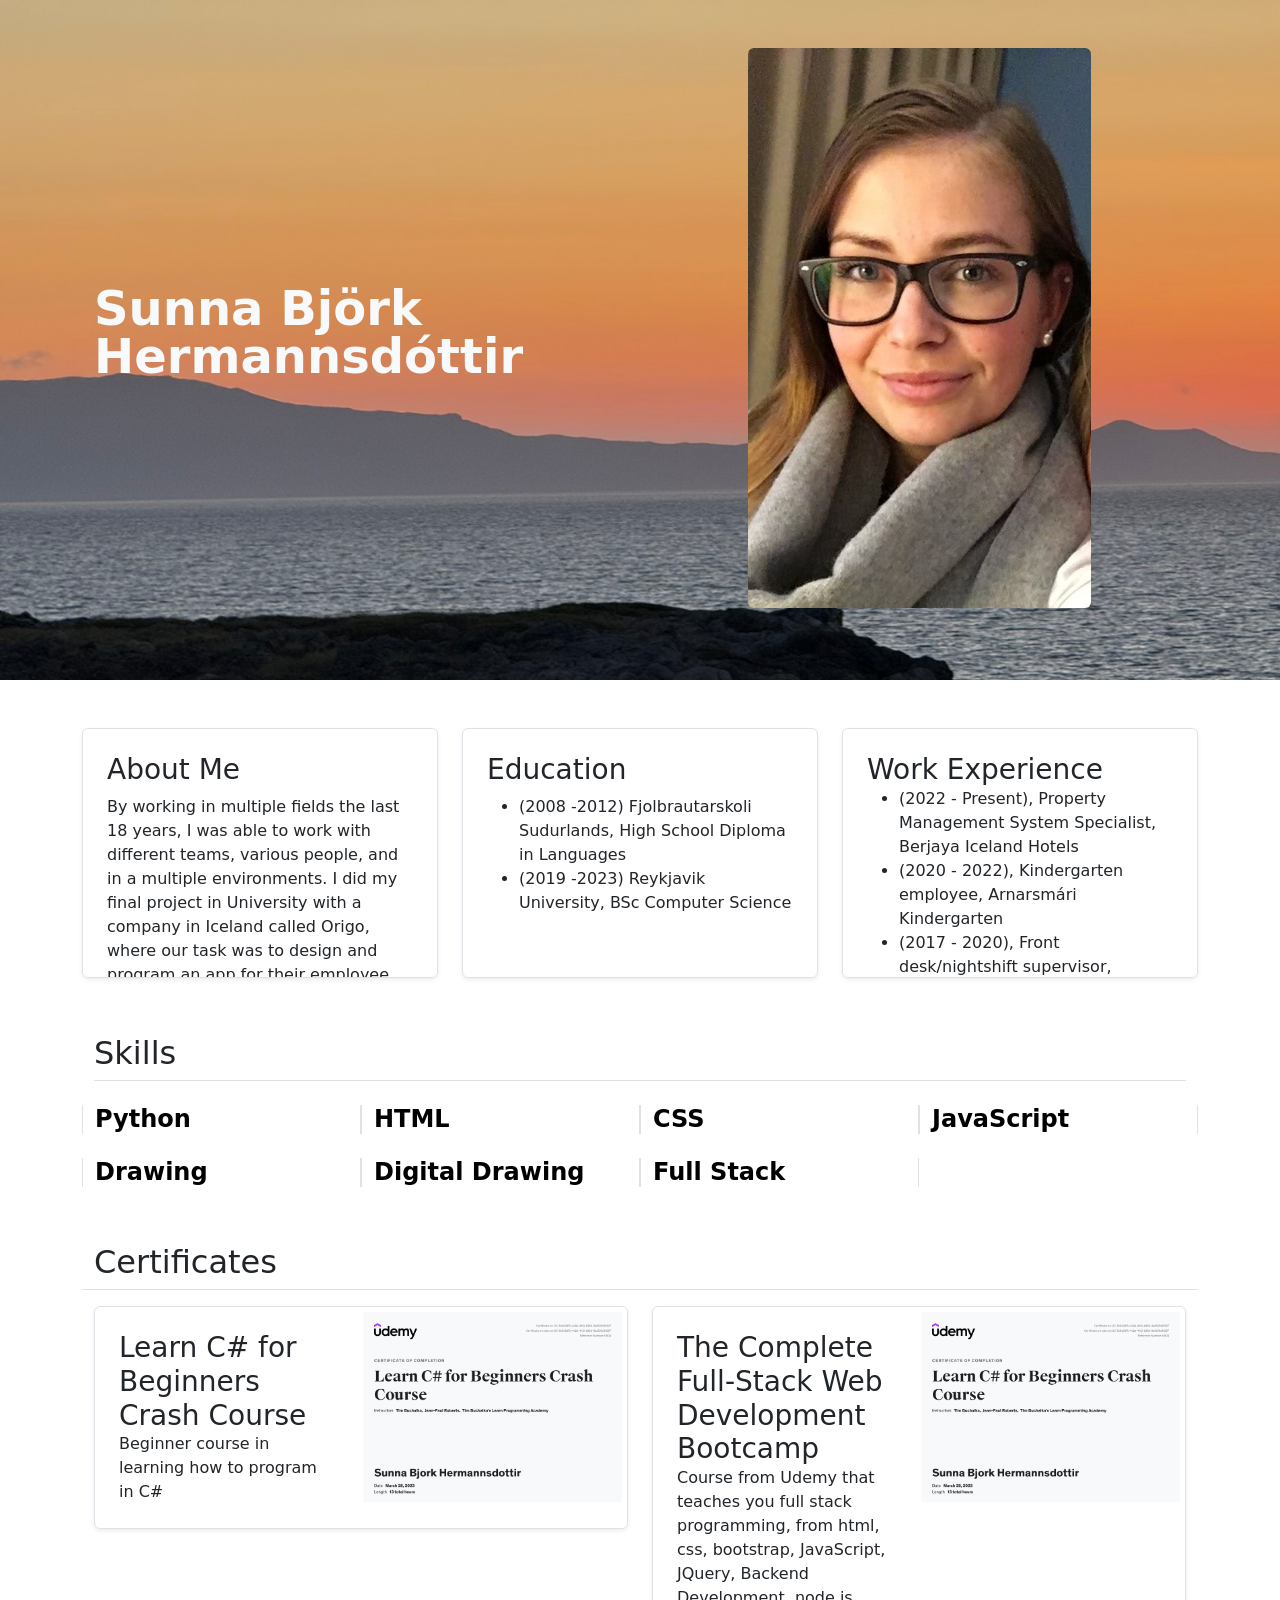
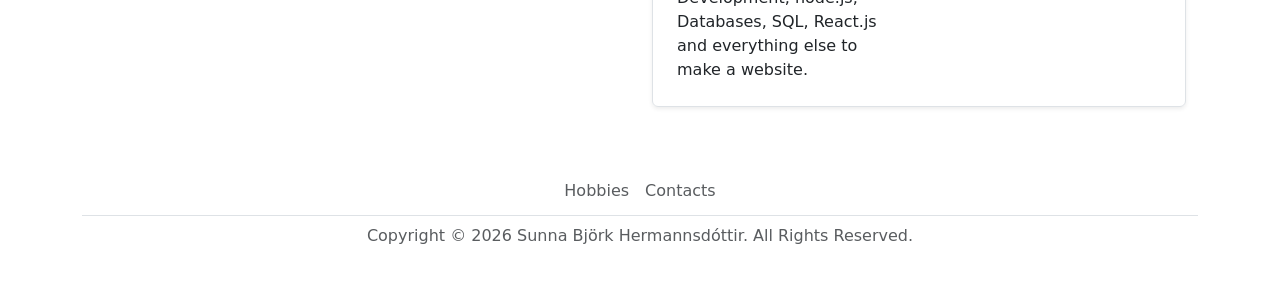
<file: index.html>
<!doctype html>
<html lang="en">

<head>
    <meta charset="UTF-8" />
    <title>My Resume</title>
    <link href="https://cdn.jsdelivr.net/npm/bootstrap@5.3.8/dist/css/bootstrap.min.css" rel="stylesheet"
        integrity="sha384-sRIl4kxILFvY47J16cr9ZwB07vP4J8+LH7qKQnuqkuIAvNWLzeN8tE5YBujZqJLB" crossorigin="anonymous">
    <link href="./stylesheet.css" rel="stylesheet">
</head>

<body>
    <section id="title" class="gradient-background">
        <div class="container col-xxl-8 px-4">
            <div class="row flex-lg-row-reverse align-items-center justify-content-center py-5">
                <div class="col-10 col-sm-8 col-lg-6">
                    <img src="./assets/images/ProfilePic.jpg" class="d-block mx-lg-auto img-fluid rounded mb-4"
                        alt="Profile Picture" height="50" loading="lazy">
                </div>
                <div class="col-lg-6">
                    <h1 class="display-5 fw-bold text-light lh-1 mb-3">Sunna Björk Hermannsdóttir</h1>
                </div>
            </div>
        </div>
    </section>

    <section id="information">
        <div class="container mt-5">
            <div class="row mb-2">
                <div class="col-md-4">
                    <div class="row g-0 border rounded overflow-hidden flex-md-row mb-4 shadow-sm h-md-250 position-relative"
                        style="height: 250px;">
                        <div class="col p-4 d-flex flex-column position-static">
                            <h3 class="mb-0">About Me</h3>
                            <p class="card-text mb-auto mt-2">By working in multiple fields the last 18 years, I was
                                able to work with different teams, various people, and in a multiple environments. I did
                                my
                                final project in University with a company in Iceland called Origo, where
                                our task was to design and program an app for their employee website.</p>
                        </div>
                    </div>
                </div>
                <div class="col-md-4">
                    <div class="row g-0 border rounded overflow-hidden flex-md-row mb-4 shadow-sm h-md-250 position-relative"
                        style="height: 250px;">
                        <div class="col p-4 d-flex flex-column position-static">
                            <h3 class="mb-0">Education</h3>
                            <ul class="mt-2">
                                <li>
                                    (2008 -2012) Fjolbrautarskoli Sudurlands, High School Diploma in Languages
                                </li>
                                <li>
                                    (2019 -2023) Reykjavik University, BSc Computer Science
                                </li>
                            </ul>
                        </div>
                    </div>
                </div>
                <div class="col-md-4">
                    <div class="row g-0 border rounded overflow-hidden flex-md-row mb-4 shadow-sm h-md-250 position-relative"
                        style="height: 250px;">
                        <div class="col p-4 d-flex flex-column position-static">
                            <h3 class="mb-0">Work Experience</h3>
                            <ul>
                                <li>
                                    (2022 - Present), Property Management System Specialist, Berjaya Iceland Hotels
                                </li>
                                <li>
                                    (2020 - 2022), Kindergarten employee, Arnarsmári Kindergarten
                                </li>
                                <li>
                                    (2017 - 2020), Front desk/nightshift supervisor, Icelandair hotels
                                </li>
                            </ul>
                        </div>
                    </div>
                </div>
            </div>
        </div>
    </section>

    <section id="skills">
        <div class="container px-4 py-4" id="icon-grid">
            <h2 class="pb-2 border-bottom">Skills</h2>
            <div class="row row-cols-1 row-cols-sm-2 row-cols-md-3 row-cols-lg-4 g-4 py-3">
                <div class="col d-flex align-items-start border-end border-start">
                    <div>
                        <h3 class="fw-bold mb-0 fs-4 text-body-emphasis">Python</h3>
                    </div>
                </div>
                <div class="col d-flex align-items-start border-end border-start">
                    <div>
                        <h3 class="fw-bold mb-0 fs-4 text-body-emphasis">HTML</h3>
                    </div>
                </div>
                <div class="col d-flex align-items-start border-end border-start">
                    <div>
                        <h3 class="fw-bold mb-0 fs-4 text-body-emphasis">CSS</h3>
                    </div>
                </div>
                <div class="col d-flex align-items-start border-end border-start">
                    <div>
                        <h3 class="fw-bold mb-0 fs-4 text-body-emphasis">JavaScript</h3>
                    </div>
                </div>
                <div class="col d-flex align-items-start border-end border-start">
                    <div>
                        <h3 class="fw-bold mb-0 fs-4 text-body-emphasis">Drawing</h3>
                    </div>
                </div>
                <div class="col d-flex align-items-start border-end border-start">
                    <div>
                        <h3 class="fw-bold mb-0 fs-4 text-body-emphasis">Digital Drawing</h3>
                    </div>
                </div>
                <div class="col d-flex align-items-start border-end border-start">
                    <div>
                        <h3 class="fw-bold mb-0 fs-4 text-body-emphasis">Full Stack</h3>
                    </div>
                </div>
            </div>
        </div>
    </section>

    <section id="certificates">
        <div class="container px-4">
            <div class="row mt-2">
                <h2 class="pb-2 mt-2 border-bottom">Certificates</h2>
                <div class="col-md-6 mt-2">
                    <div
                        class="row g-0 border rounded overflow-hidden flex-md-row mb-4 shadow-sm h-md-250 position-relative">
                        <div class="col p-4 d-flex flex-column position-static">
                            <h3 class="mb-0">Learn C# for Beginners Crash Course</h3>
                            <p class="card-text mb-auto">Beginner course in learning how to program in C#</p>
                        </div>
                        <div class="col-auto d-lg-block">
                            <img src="./assets/images/C_CourseUdemy.png" alt="C Sharp Certificate" height="200">
                        </div>
                    </div>
                </div>
                <div class="col-md-6 mt-2">
                    <div
                        class="row g-0 border rounded overflow-hidden flex-md-row mb-4 shadow-sm h-md-250 position-relative">
                        <div class="col p-4 d-flex flex-column position-static">
                            <h3 class="mb-0">The Complete Full-Stack Web Development Bootcamp</h3>
                            <p class="mb-auto">Course from Udemy that teaches you full stack programming, from html,
                                css, bootstrap,
                                JavaScript, JQuery, Backend Development, node.js, Databases, SQL, React.js and
                                everything else to make a website.
                            </p>
                        </div>
                        <!-- Replace picture with course certificate!!-->
                        <div class="col-auto d-lg-block">
                            <img src="./assets/images/C_CourseUdemy.png" alt="C Sharp Certificate" height="200">
                        </div>
                    </div>
                </div>
            </div>
        </div>
        </div>
    </section>

    <section id="footer">
        <div class="container">
            <footer class="py-3 my-4">
                <ul class="nav justify-content-center border-bottom pb-1 mb-2">
                    <li class="nav-item"><a href="./public/hobbies.html"
                            class="nav-link px-2 text-body-secondary">Hobbies</a></li>
                    <li class="nav-item"><a href="./public/contacts.html"
                            class="nav-link px-2 text-body-secondary">Contacts</a></li>
                </ul>
                <p class="text-center text-body-secondary">Copyright © 2026 Sunna Björk Hermannsdóttir. All Rights
                    Reserved.</p>
            </footer>
        </div>
    </section>

    <script src="https://cdn.jsdelivr.net/npm/bootstrap@5.3.8/dist/js/bootstrap.bundle.min.js"
        integrity="sha384-FKyoEForCGlyvwx9Hj09JcYn3nv7wiPVlz7YYwJrWVcXK/BmnVDxM+D2scQbITxI" crossorigin="anonymous">
        </script>
</body>

</html>
</file>
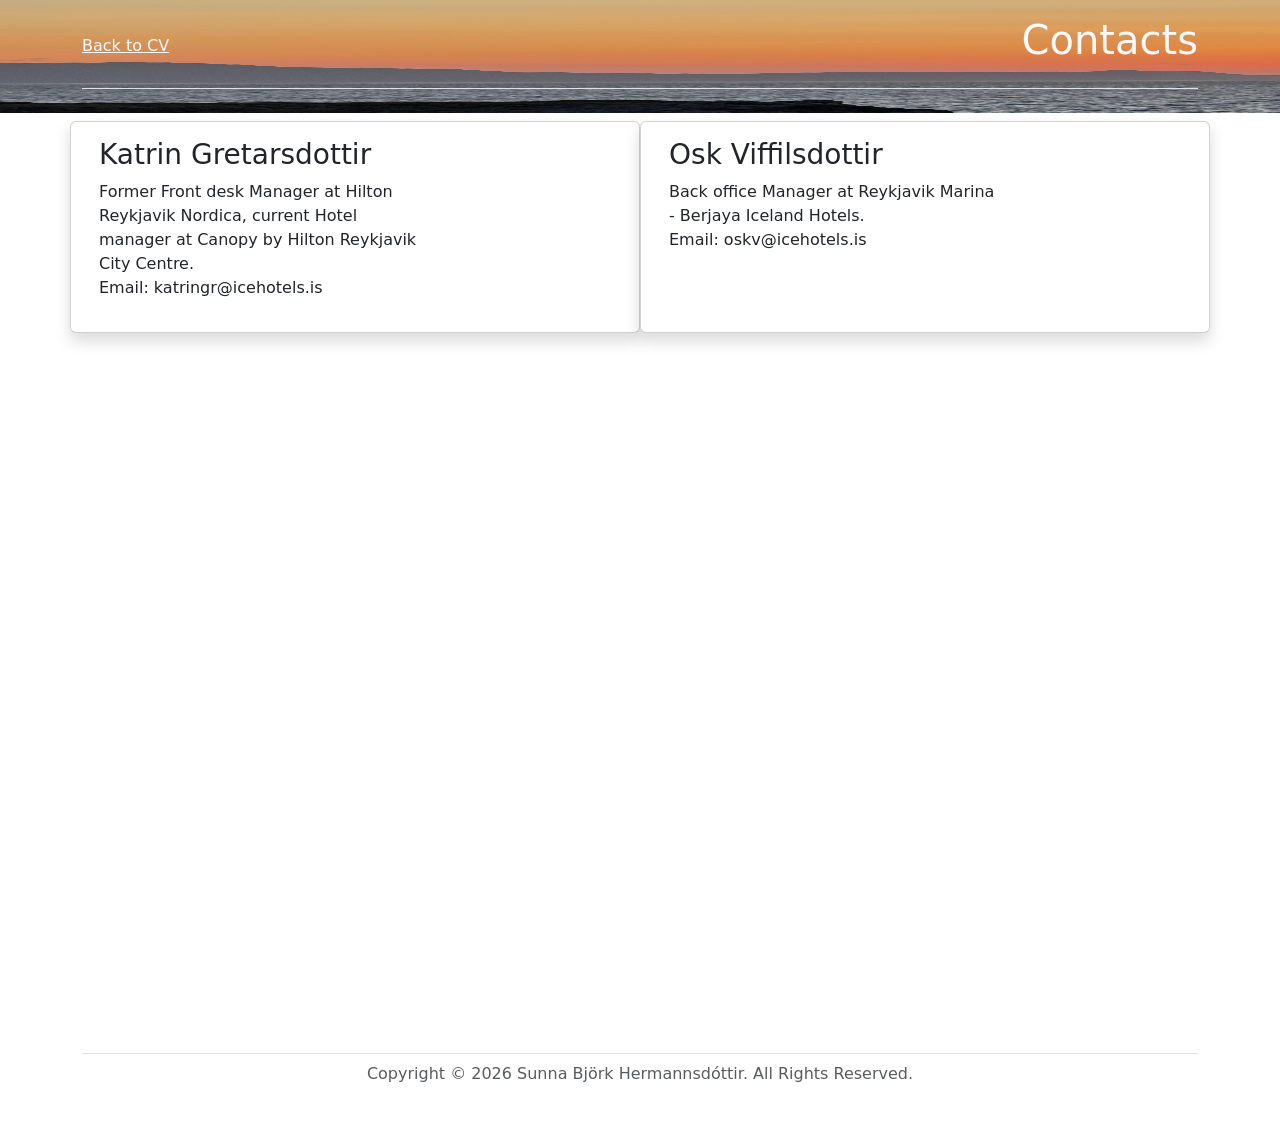
<file: public/contacts.html>
<!DOCTYPE html>
<html lang="en">

<head>
    <meta charset="UTF-8">
    <title>Contacts</title>
    <link href="https://cdn.jsdelivr.net/npm/bootstrap@5.3.8/dist/css/bootstrap.min.css" rel="stylesheet"
        integrity="sha384-sRIl4kxILFvY47J16cr9ZwB07vP4J8+LH7qKQnuqkuIAvNWLzeN8tE5YBujZqJLB" crossorigin="anonymous">
    <link href="../stylesheet.css" rel="stylesheet">
</head>

<body class="d-flex flex-column h-100">
    <section id="header" class="gradient-background flex-shrink-0">
        <div class="container">
            <header class="d-flex flex-wrap justify-content-center align-items-center py-3 mb-4 border-bottom">
                <div class="col-6 pt-1">
                    <a class="link-light" href="../index.html">Back to CV</a>
                </div>
                <div class="col-6 text-end text-light">
                    <h1>Contacts</h1>
                </div>
            </header>
        </div>
    </section>

    <section id="contacts" class="flex-shrink-0" style="height:100vh;">
        <div class="container mt-2">
            <div class="row mb-2 row-cols-md-2">
                <div class="card shadow mb-2 ml-2">
                    <div class="col-md-8">
                        <div class="card-body">
                            <h3 class="mb-0">Katrin Gretarsdottir</h3>
                            <p class="mt-2">Former Front desk Manager at Hilton Reykjavik Nordica, current
                                Hotel manager at Canopy by Hilton Reykjavik City Centre. <br>
                                Email: katringr@icehotels.is</p>
                        </div>
                    </div>
                </div>
                <div class="card shadow mb-2 ml-5">
                    <div class="col-md-8 ">
                        <div class="card-body">
                            <h3 class="mb-0">Osk Viffilsdottir</h3>
                            <p class="mt-2">Back office Manager at Reykjavik Marina - Berjaya Iceland Hotels. <br>
                                Email: oskv@icehotels.is</p>
                        </div>
                    </div>
                </div>
            </div>
        </div>
    </section>

    <section id="footer">
        <div class="container">
            <footer class="py-3 my-4">
                <p class="text-center text-body-secondary border-top pt-2">Copyright © 2026 Sunna Björk Hermannsdóttir.
                    All Rights
                    Reserved.</p>
            </footer>
        </div>
    </section>

    <script src="https://cdn.jsdelivr.net/npm/bootstrap@5.3.8/dist/js/bootstrap.bundle.min.js"
        integrity="sha384-FKyoEForCGlyvwx9Hj09JcYn3nv7wiPVlz7YYwJrWVcXK/BmnVDxM+D2scQbITxI"
        crossorigin="anonymous"></script>
</body>

</html>
</file>
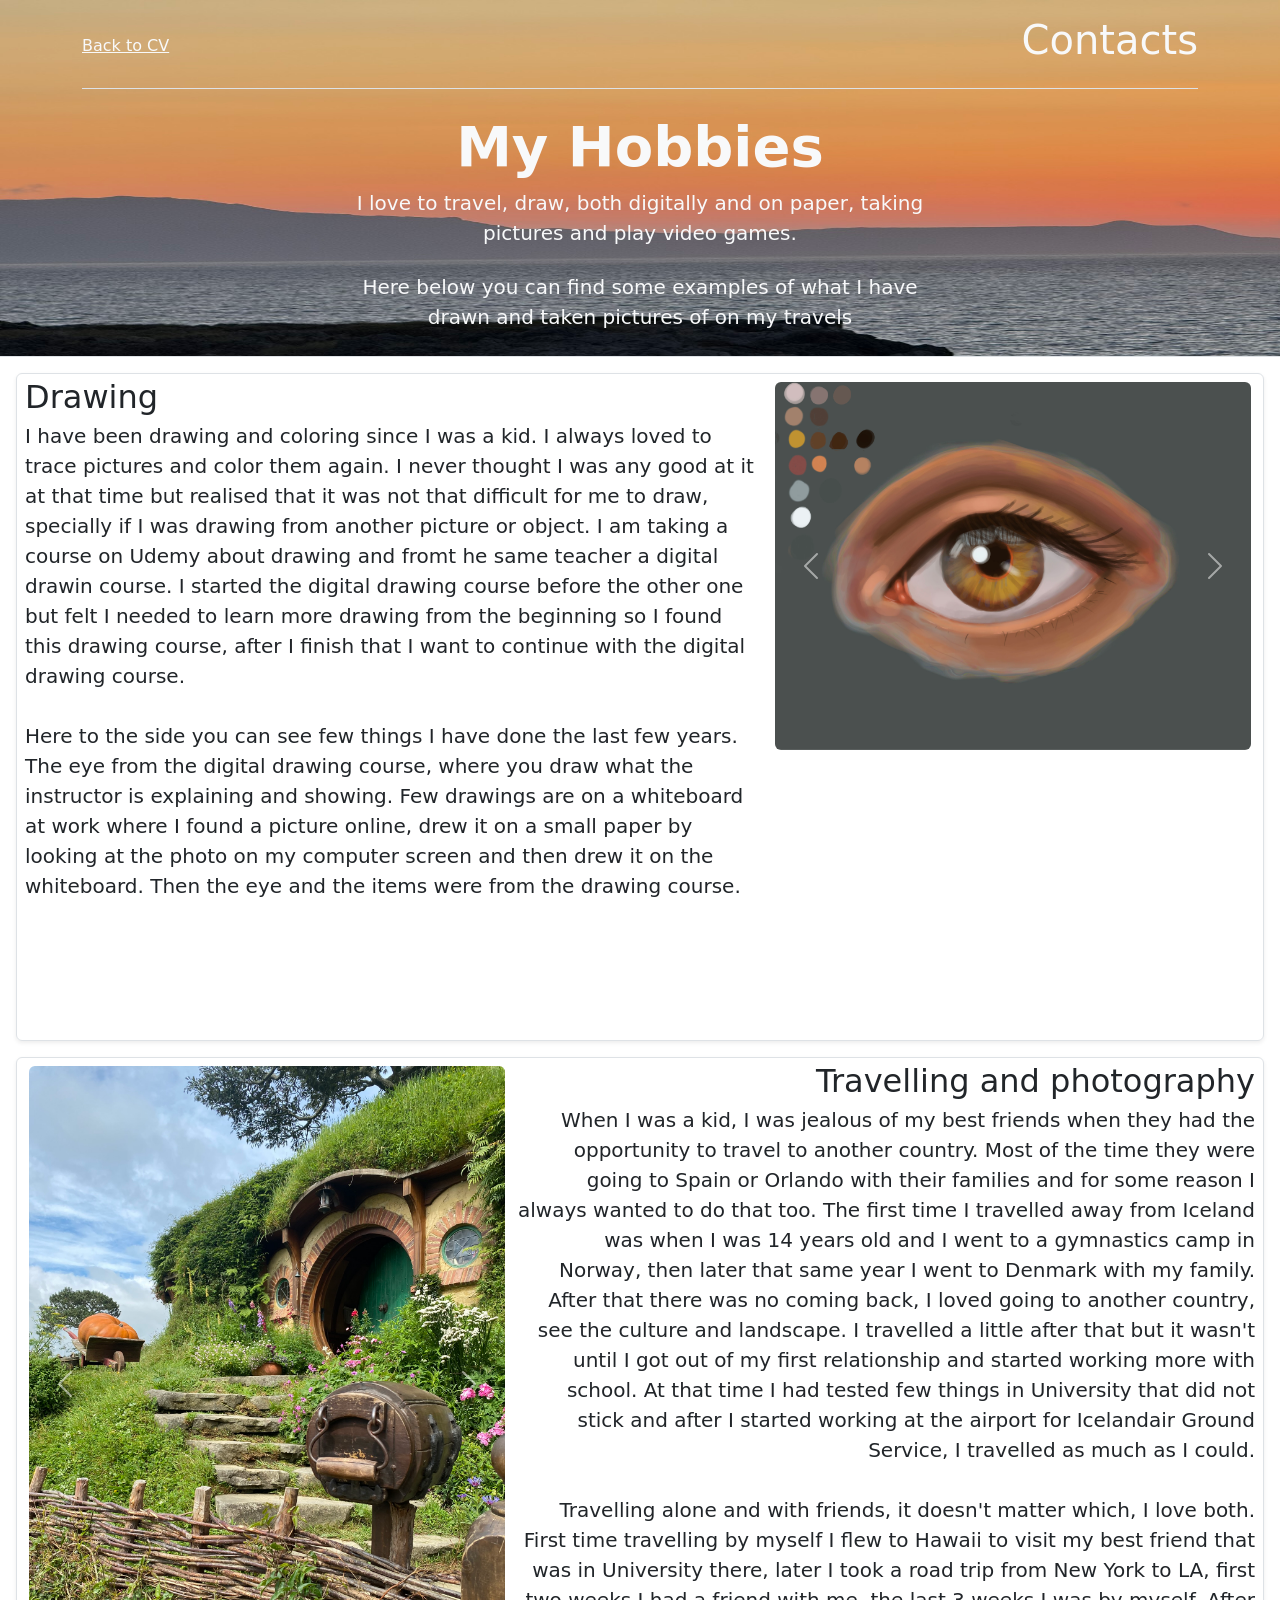
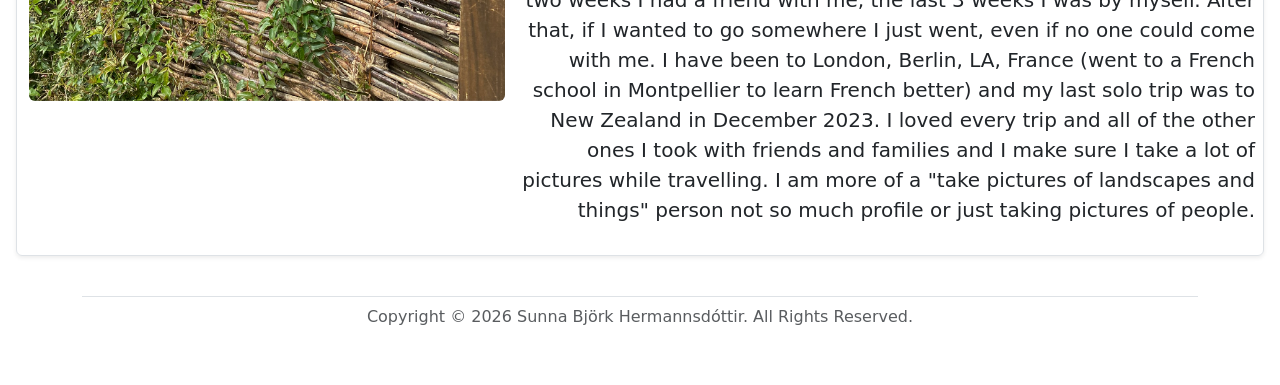
<file: public/hobbies.html>
<!doctype html>
<html lang="en">

<head>
    <meta charset="UTF-8" />
    <title>Hobbies</title>
    <link href="https://cdn.jsdelivr.net/npm/bootstrap@5.3.8/dist/css/bootstrap.min.css" rel="stylesheet"
        integrity="sha384-sRIl4kxILFvY47J16cr9ZwB07vP4J8+LH7qKQnuqkuIAvNWLzeN8tE5YBujZqJLB" crossorigin="anonymous">
    <link href="../stylesheet.css" rel="stylesheet">
</head>

<body>
    <section id="background" class="gradient-background">
        <section id="header">
            <div class="container">
                <header class="d-flex flex-wrap justify-content-center align-items-center py-3 mb-4 border-bottom">
                    <div class="col-6 pt-1">
                        <a class="link-light" href="../index.html">Back to CV</a>
                    </div>
                    <div class="col-6 text-end text-light">
                        <h1>Contacts</h1>
                    </div>
                </header>
            </div>
        </section>

        <section id="info">
            <div class="px-4 text-center border-bottom text-light">
                <h1 class="display-4 fw-bold">My Hobbies</h1>
                <div class="col-lg-6 mx-auto">
                    <p class="lead mb-4">I love to travel, draw, both digitally and on paper, taking pictures and
                        play video games.</p>
                    <p class="lead mb-4">Here below you can find some examples of what I have drawn and taken pictures
                        of on
                        my travels</p>
                </div>
            </div>
            </div>
        </section>
    </section>

    <section id="test">
        <div class="col-md-12 px-3 pt-3">
            <div class="row g-0 border rounded overflow-hidden flex-md-row mb-2 shadow-sm h-md-250 position-relative">
                <div class="col d-flex flex-column position-static">
                    <h3 class="mb-0 ms-2 mt-1 fs-2">Drawing</h3>
                    <p class="card-text mb-auto ms-2 mt-1 fs-5">I have been drawing and coloring since I was a kid. I
                        always
                        loved to trace pictures and color them again.
                        I never thought I was any good at it at that time but realised that it was not that difficult
                        for me to draw, specially if I was drawing from another picture or object. I am taking a course
                        on Udemy about drawing and fromt he same teacher a digital drawin course. I started
                        the digital drawing course before the other one but felt I needed to learn more drawing from the
                        beginning so I found this drawing course, after I finish that I want to continue with the
                        digital drawing course. <br>
                        <br>
                        Here to the side you can see few things I have done the last few
                        years. The eye from the digital drawing course, where you draw what the instructor is explaining
                        and showing. Few drawings are on a whiteboard at work where I found a picture online, drew it on
                        a small paper by looking at the photo on my computer screen and then drew it on the
                        whiteboard. Then the eye and the items were from the drawing course.
                    </p>
                </div>
                <div class="col-auto d-lg-block my-2">
                    <div class="container" style="width: 500px; height: 650px;">
                        <div id="drawingCarousel" class="carousel slide mb-2" data-bs-ride="carousel">
                            <!-- <div class="carousel-indicators">
                                <button type="button" data-bs-target="#carouselExampleIndicators" data-bs-slide-to="0"
                                    class="active" aria-current="true" aria-label="Slide 1"></button>
                                <button type="button" data-bs-target="#carouselExampleIndicators" data-bs-slide-to="1"
                                    aria-label="Slide 2"></button>
                                <button type="button" data-bs-target="#carouselExampleIndicators" data-bs-slide-to="2"
                                    aria-label="Slide 3"></button>
                            </div> -->
                            <div class="carousel-inner rounded">
                                <div class="carousel-item active">
                                    <img src="../assets/images/Eye.JPEG" class="mx-auto d-block w-100"
                                        alt="Eye digital drawing">
                                </div>
                                <div class="carousel-item">
                                    <img src="../assets/images/Minions.JPEG" class="mx-auto d-block w-100"
                                        alt="Minions drawn on whiteboard">
                                </div>
                                <div class="carousel-item">
                                    <img src="../assets/images/christmasppl.png" class="mx-auto d-block w-100"
                                        alt="photo from Hobbiton">
                                </div>
                                <div class="carousel-item">
                                    <img src="../assets/images/christmaspplwhiteboard.png" class="mx-auto d-block w-100"
                                        alt="photo from Hobbiton">
                                </div>
                                <div class="carousel-item">
                                    <img src="../assets/images/mickey.JPEG" class="mx-auto d-block w-100"
                                        alt="photo from Hobbiton">
                                </div>
                                <div class="carousel-item">
                                    <img src="../assets/images/pikachu.JPEG" class="mx-auto d-block w-100"
                                        alt="photo from Hobbiton">
                                </div>
                                <div class="carousel-item">
                                    <img src="../assets/images/stitchpaper.JPEG" class="mx-auto d-block w-100"
                                        alt="photo from Hobbiton">
                                </div>
                                <div class="carousel-item">
                                    <img src="../assets/images/stitchwhiteboard.JPEG" class="mx-auto d-block w-100"
                                        alt="photo from Hobbiton">
                                </div>
                                <div class="carousel-item">
                                    <img src="../assets/images/kungfupanda.JPEG" class="mx-auto d-block w-100"
                                        alt="photo from Hobbiton">
                                </div>
                                <div class="carousel-item">
                                    <img src="../assets/images/eyepaper.JPEG" class="mx-auto d-block w-100"
                                        alt="photo from Hobbiton">
                                </div>
                                <div class="carousel-item">
                                    <img src="../assets/images/itemspaper.JPEG" class="mx-auto d-block w-100"
                                        alt="photo from Hobbiton">
                                </div>
                            </div>
                            <button class="carousel-control-prev" type="button" data-bs-target="#drawingCarousel"
                                data-bs-slide="prev">
                                <span class="carousel-control-prev-icon" aria-hidden="true"></span>
                                <span class="visually-hidden">Previous</span>
                            </button>
                            <button class="carousel-control-next" type="button" data-bs-target="#drawingCarousel"
                                data-bs-slide="next">
                                <span class="carousel-control-next-icon" aria-hidden="true"></span>
                                <span class="visually-hidden">Next</span>
                            </button>
                        </div>
                    </div>
                </div>
            </div>
        </div>
    </section>

    <section id="travelling">
        <div class="col-md-12 px-3 pt-2">
            <div class="row g-0 border rounded overflow-hidden flex-md-row mb-4 shadow-sm h-md-250 position-relative">
                <div class="col-auto d-lg-block my-2">
                    <div class="container" style="height: 650px; width: 500px;">
                        <div id="travelCarousel" class="carousel slide mb-2" data-bs-ride="carousel">
                            <!-- <div class="carousel-indicators">
                                <button type="button" data-bs-target="#carouselExampleIndicators" data-bs-slide-to="0"
                                    class="active" aria-current="true" aria-label="Slide 1"></button>
                                <button type="button" data-bs-target="#carouselExampleIndicators" data-bs-slide-to="1"
                                    aria-label="Slide 2"></button>
                                <button type="button" data-bs-target="#carouselExampleIndicators" data-bs-slide-to="2"
                                    aria-label="Slide 3"></button>
                            </div> -->
                            <div class="carousel-inner rounded">
                                <div class="carousel-item active">
                                    <img src="../assets/images/bilbo.JPEG" class="mx-auto d-block w-100"
                                        alt="Eye digital drawing">
                                </div>
                                <div class="carousel-item">
                                    <img src="../assets/images/buildingstreet.JPEG" class="mx-auto d-block w-100"
                                        alt="Minions drawn on whiteboard">
                                </div>
                                <div class="carousel-item">
                                    <img src="../assets/images/cave.JPEG" class="mx-auto d-block w-100"
                                        alt="photo from Hobbiton">
                                </div>
                                <div class="carousel-item">
                                    <img src="../assets/images/ChurchLondon.JPEG" class="mx-auto d-block w-100"
                                        alt="photo from Hobbiton">
                                </div>
                                <div class="carousel-item">
                                    <img src="../assets/images/cretelighthouse.JPEG" class="mx-auto d-block w-100"
                                        alt="photo from Hobbiton">
                                </div>
                                <div class="carousel-item">
                                    <img src="../assets/images/flowerstreet.JPEG" class="mx-auto d-block w-100"
                                        alt="photo from Hobbiton">
                                </div>
                                <div class="carousel-item">
                                    <img src="../assets/images/hobbiton.JPEG" class="mx-auto d-block w-100"
                                        alt="photo from Hobbiton">
                                </div>
                                <div class="carousel-item">
                                    <img src="../assets/images/lakehouse.JPEG" class="mx-auto d-block w-100"
                                        alt="photo from Hobbiton">
                                </div>
                                <div class="carousel-item">
                                    <img src="../assets/images/mill.JPEG" class="mx-auto d-block w-100"
                                        alt="photo from Hobbiton">
                                </div>
                                <div class="carousel-item">
                                    <img src="../assets/images/munichriver.JPEG" class="mx-auto d-block w-100"
                                        alt="photo from Hobbiton">
                                </div>
                                <div class="carousel-item">
                                    <img src="../assets/images/Museum.JPEG" class="mx-auto d-block w-100"
                                        alt="photo from Hobbiton">
                                </div>
                                <div class="carousel-item">
                                    <img src="../assets/images/redflower.JPEG" class="mx-auto d-block w-100"
                                        alt="photo from Hobbiton">
                                </div>
                                <div class="carousel-item">
                                    <img src="../assets/images/streetlights.JPEG" class="mx-auto d-block w-100"
                                        alt="photo from Hobbiton">
                                </div>
                                <div class="carousel-item">
                                    <img src="../assets/images/windowlamp.JPEG" class="mx-auto d-block w-100"
                                        alt="photo from Hobbiton">
                                </div>
                            </div>
                            <button class="carousel-control-prev" type="button" data-bs-target="#travelCarousel"
                                data-bs-slide="prev">
                                <span class="carousel-control-prev-icon" aria-hidden="true"></span>
                                <span class="visually-hidden">Previous</span>
                            </button>
                            <button class="carousel-control-next" type="button" data-bs-target="#travelCarousel"
                                data-bs-slide="next">
                                <span class="carousel-control-next-icon" aria-hidden="true"></span>
                                <span class="visually-hidden">Next</span>
                            </button>
                        </div>
                    </div>
                </div>
                <div class="col d-flex flex-column">
                    <h3 class="mb-0 me-2 mt-1 fs-2 text-end">Travelling and photography</h3>
                    <p class="card-text mb-auto me-2 mt-1 fs-5 text-end">When I was a kid, I was jealous of my best
                        friends when they had the opportunity to travel to another country. Most of the time they were
                        going to Spain or Orlando with their families and for some reason I always wanted to do that
                        too. The first time I travelled away from Iceland was when I was 14 years old and I went to a
                        gymnastics camp in Norway, then later that same year I went to Denmark with my family. After
                        that there was no coming back, I loved going to another country, see the culture and landscape.
                        I travelled a little after that but it wasn't until I got out of my first relationship and
                        started working more with school. At that time I had tested few things in University that did
                        not stick and after I started working at the airport for Icelandair Ground Service, I travelled
                        as much as I could. <br>
                        <br>
                        Travelling alone and with friends, it doesn't matter which, I love both. First time travelling
                        by myself I flew to Hawaii to visit my best friend that was in University there, later I took a
                        road trip from New York to LA, first two weeks I had a friend with me, the last 3 weeks I was by
                        myself. After that, if I wanted to go somewhere I just went, even if no one could come with me.
                        I have been to London, Berlin, LA, France (went to a French school in Montpellier to learn
                        French better) and my last solo trip was to New Zealand in December 2023. I loved every trip and
                        all of the other ones I took with friends and families and I make sure I take a lot of pictures
                        while travelling. I am more of a "take pictures of landscapes and things" person not so much
                        profile or just taking pictures of people. <br>
                        <br>

                    </p>
                </div>
            </div>
        </div>
    </section>

    <section id="footer">
        <div class="container">
            <footer class="py-3 my-4">
                <p class="text-center text-body-secondary border-top pt-2">Copyright © 2026 Sunna Björk Hermannsdóttir.
                    All Rights
                    Reserved.</p>
            </footer>
        </div>
    </section>

    <script src="https://cdn.jsdelivr.net/npm/bootstrap@5.3.8/dist/js/bootstrap.bundle.min.js"
        integrity="sha384-FKyoEForCGlyvwx9Hj09JcYn3nv7wiPVlz7YYwJrWVcXK/BmnVDxM+D2scQbITxI"
        crossorigin="anonymous"></script>
</body>

</html>
</file>
<file: stylesheet.css>
.gradient-background {
  /* background: linear-gradient(300deg, #00bfff, #4cffc9, #7276ef); */
  background-image:url(./assets/images/sunset.JPEG);
  background-size: 180% 180%;
  animation: gradient-animation 18s ease infinite;
}

@keyframes gradient-animation {
  0% {
    background-position: 0% 50%;
  }
  50% {
    background-position: 100% 50%;
  }
  100% {
    background-position: 0% 50%;
  }
}

/* .footer {
    display: block;
    unicode-bidi: isolate;
} */

/* .container {
    width: auto;
    max-width: 680px;
    padding: 0 15px;
} */

/* .profile-pic{
    justify-content: center;
    align-items: center;
} */
</file>
